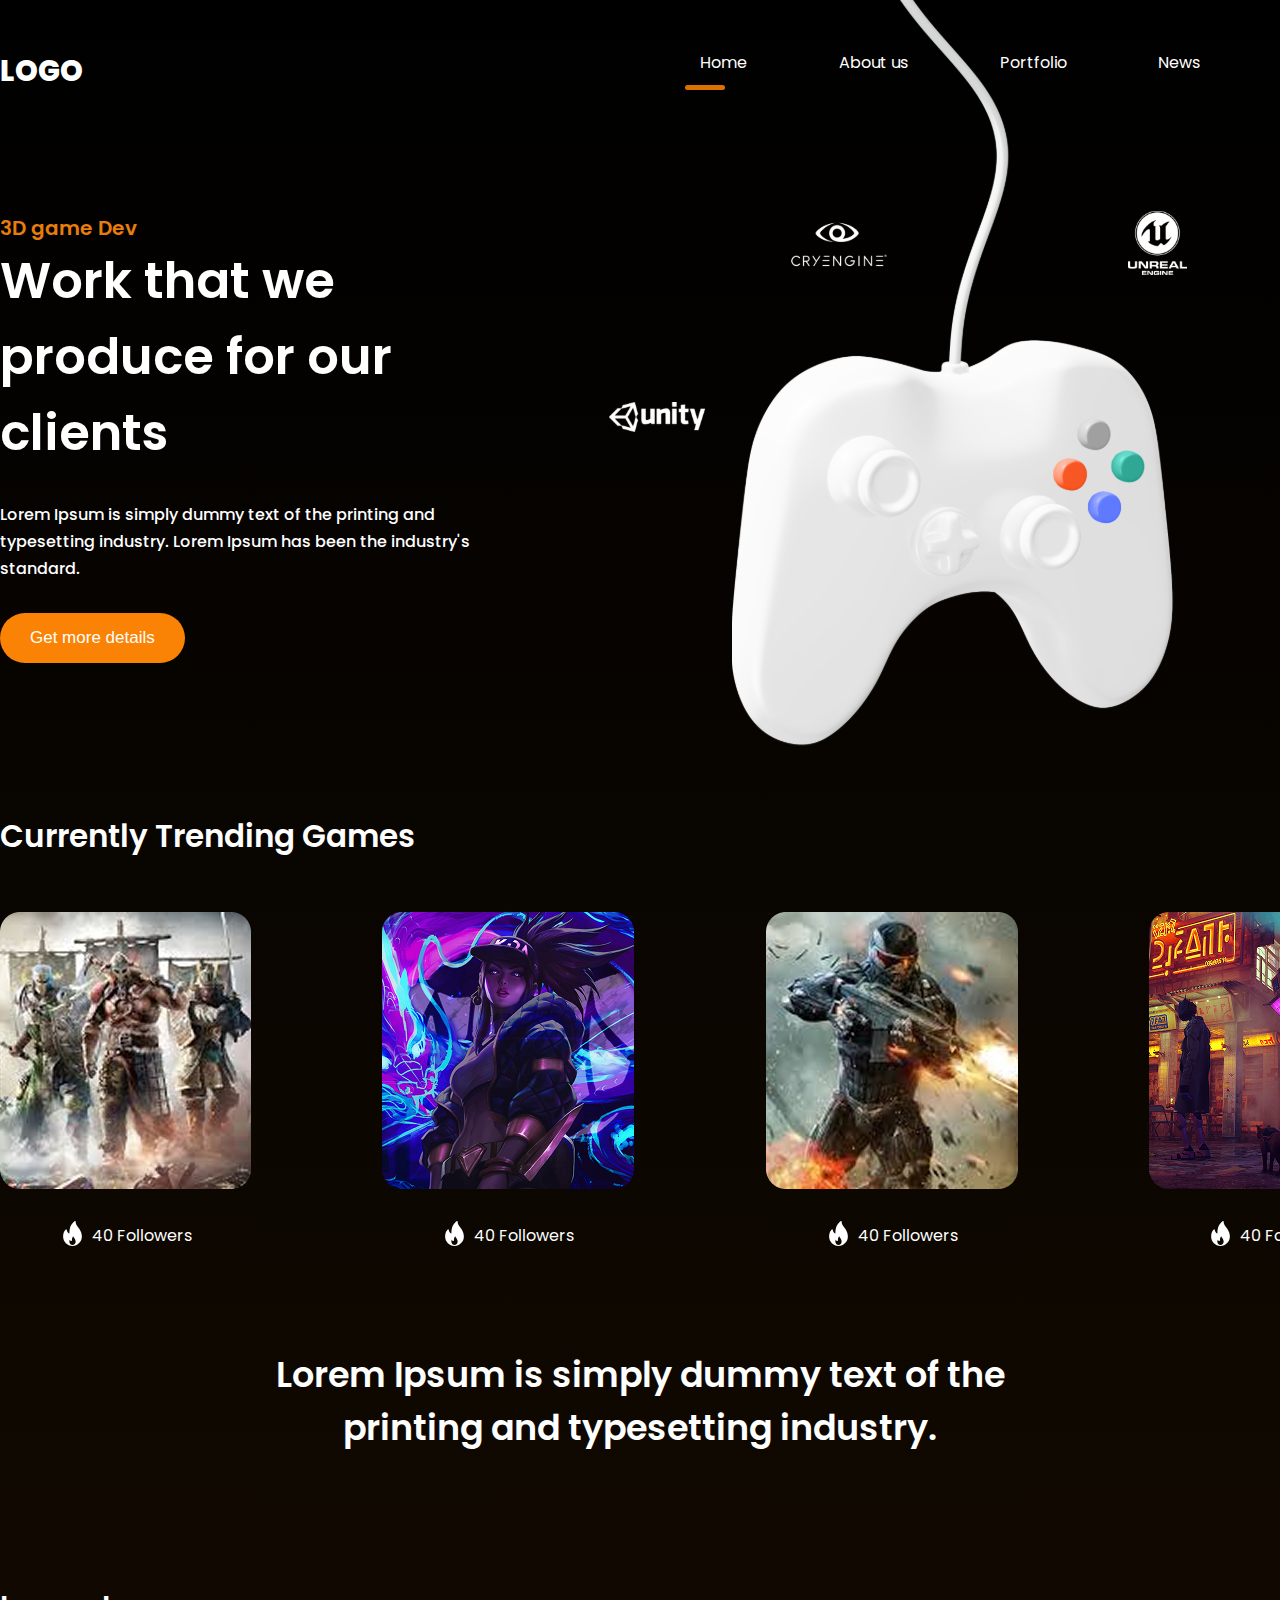
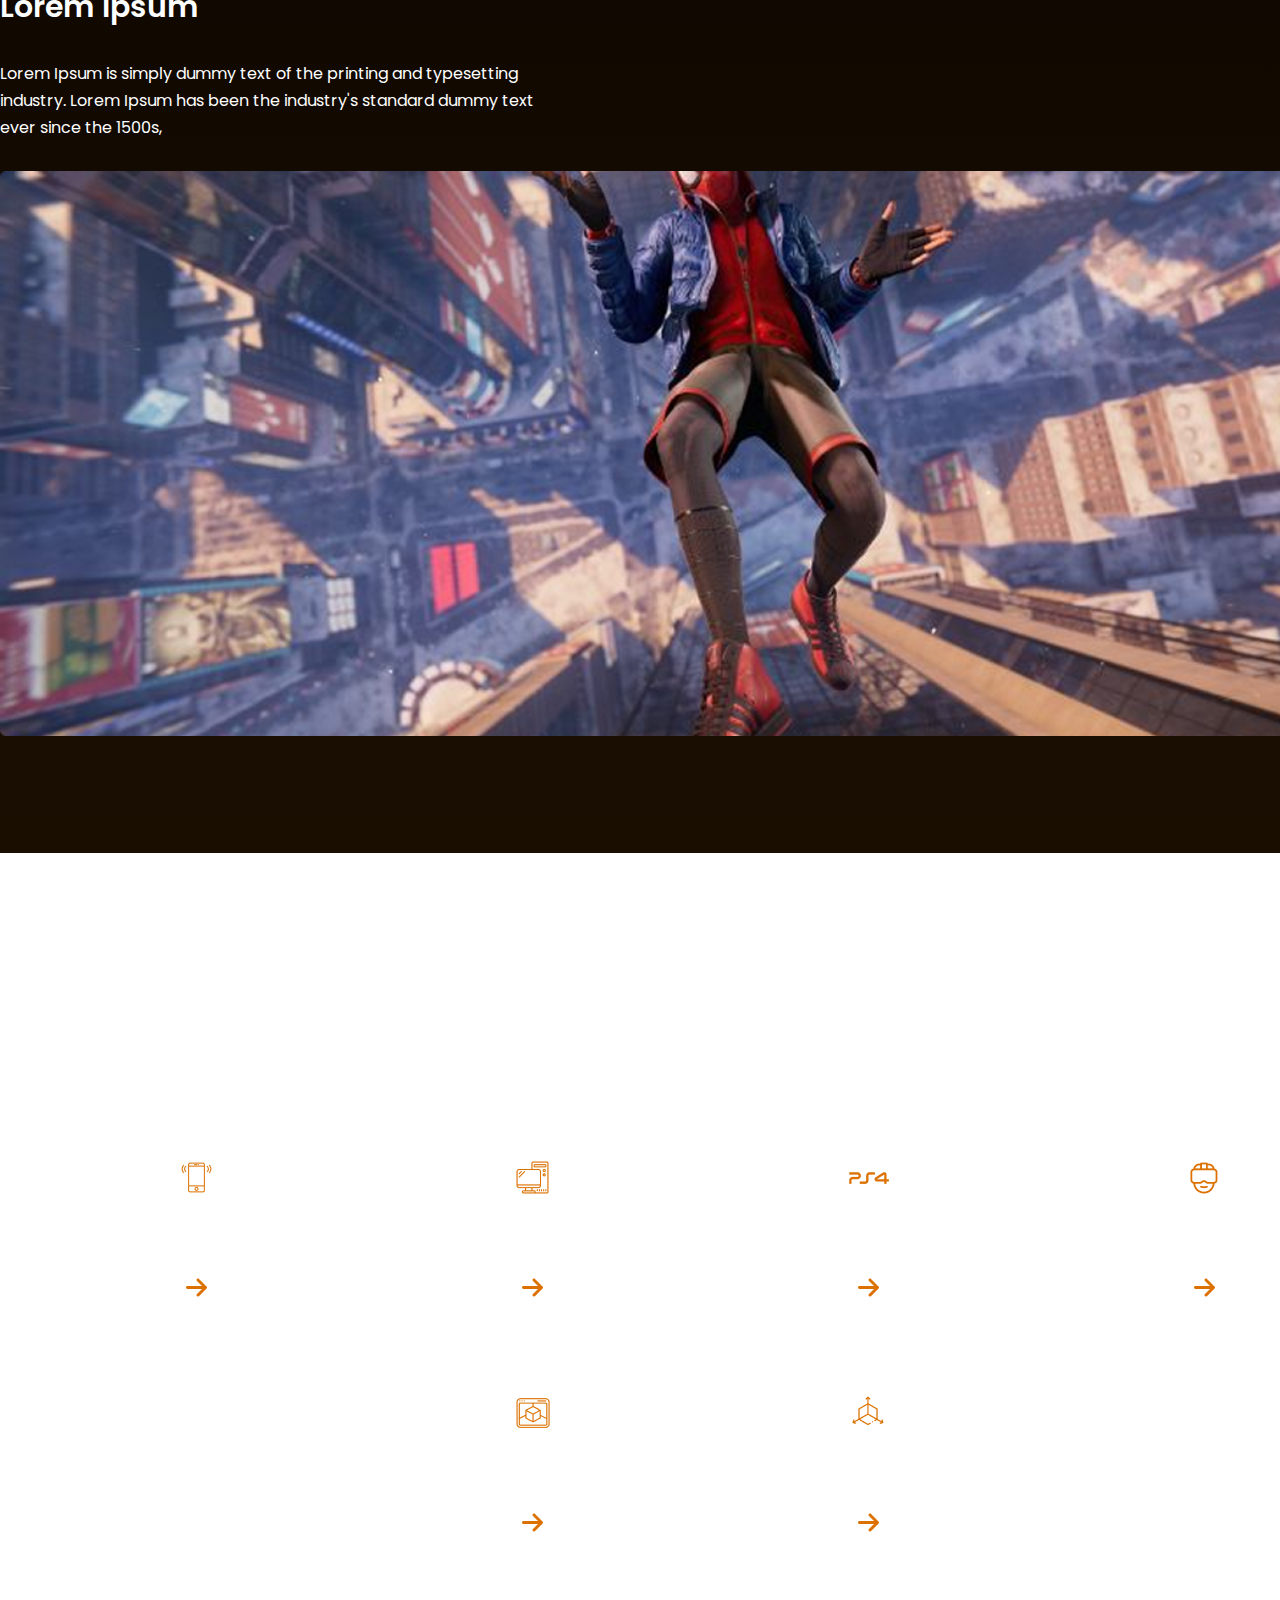
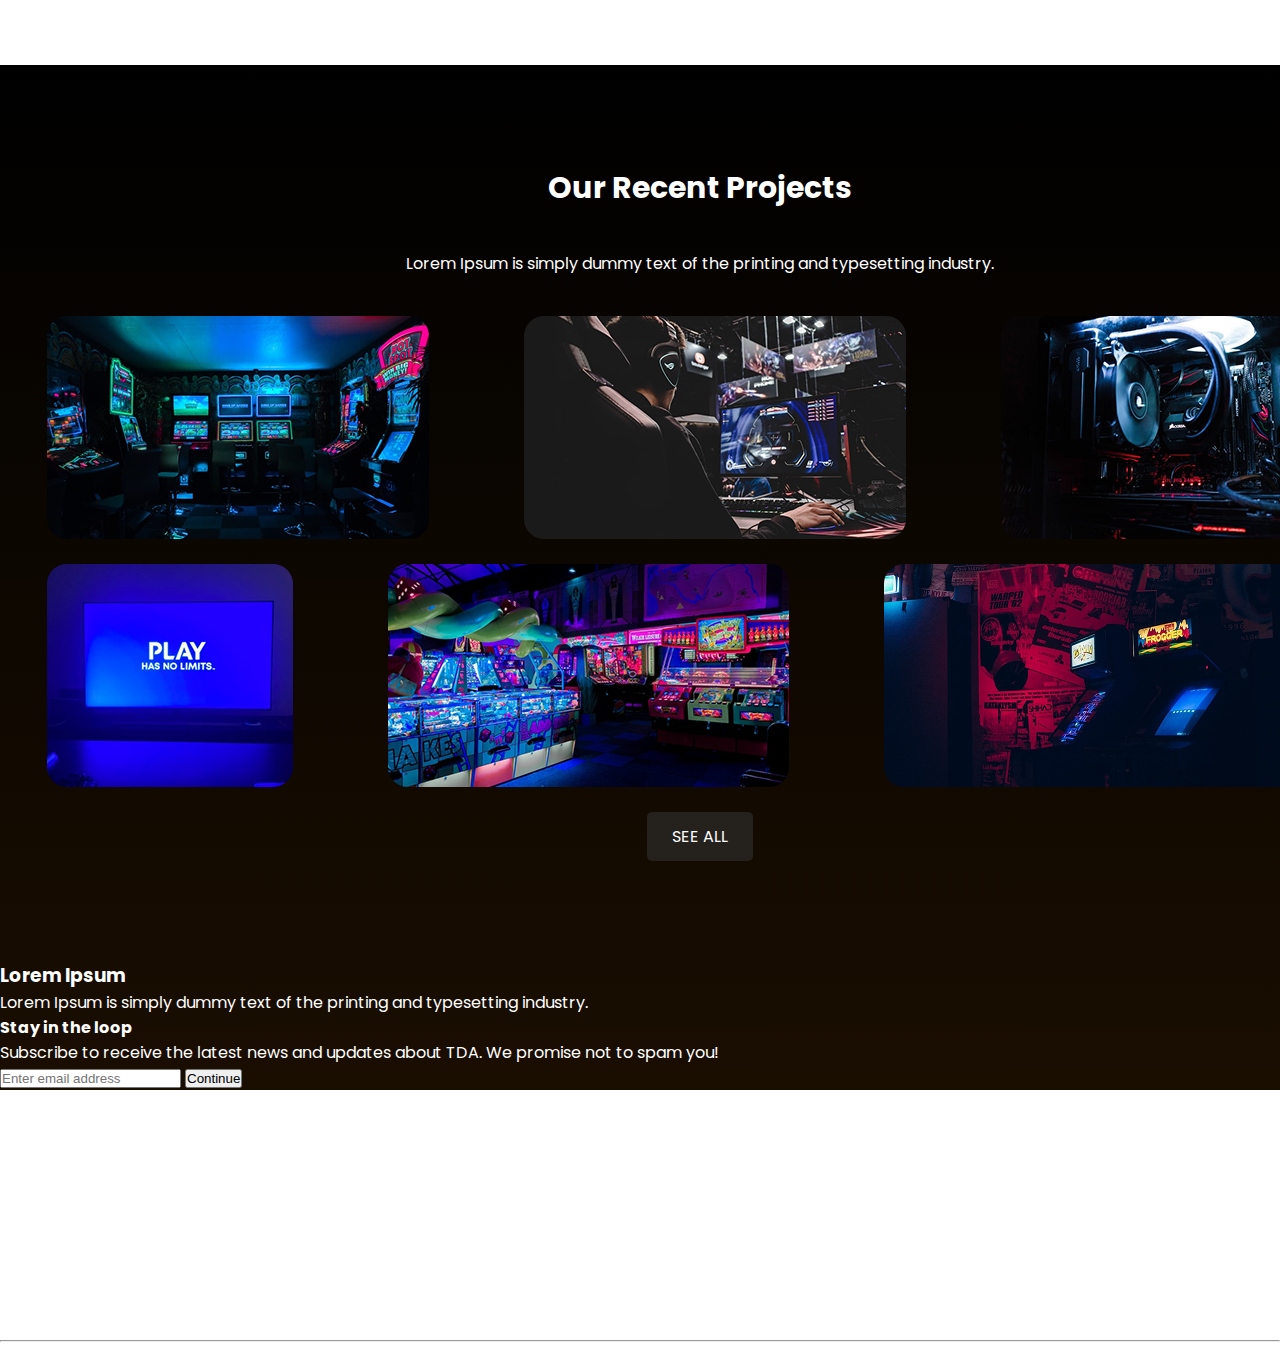
<file: index.html>
<!DOCTYPE html>
<html lang="en">
<head>
    <meta charset="UTF-8">
    <meta http-equiv="X-UA-Compatible" content="IE=edge">
    <meta name="viewport" content="width=device-width, initial-scale=1.0">
    <title>Game Website</title>
    <link rel="stylesheet" href="css/main.css">
</head>
<body>
    <div class="wrapper">
        <header class="container">
            <span class="logo">logo</span>
            <nav>
                <ul>
                    <li class="active"><a href="index.html">Home</a></li>
                    <li><a href="about.html">About us</a></li>
                    <li><a href="#">Portfolio</a></li>
                    <li><a href="#">News</a></li>
                    <li class="btn"><a href="contacts.html">Contacts</a></li>
                </ul>
            </nav>
        </header>

        <div class="hero container">
            <div class="hero--info">
                <h2>3D game Dev</h2>
                <h1>Work that we produce for our clients</h1>
                <p>Lorem Ipsum is simply dummy text of the printing and typesetting industry. Lorem Ipsum has been the industry's standard.</p>
                <button class="btn">Get more details</button>
            </div>
            <img src="img/joystick.svg" alt="">
        </div>

        <div class="container trending">
            <a href="#" class="see-all">SEE ALL</a>
            <h3>Currently Trending Games</h3>
            

            <div class="games">
                <div class="block">
                    <img src="img/game1.png" alt="">
                    <span><img src="img/fire.svg" alt="">40 Followers</span>
                </div>
                <div class="block">
                    <img src="img/game2.png" alt="">
                    <span><img src="img/fire.svg" alt="">40 Followers</span>
                </div>
                <div class="block">
                    <img src="img/game3.png" alt="">
                    <span><img src="img/fire.svg" alt="">40 Followers</span>
                </div>
                <div class="block">
                    <img src="img/game4.png" alt="">
                    <span><img src="img/fire.svg" alt="">40 Followers</span>
                </div>
            </div>
        </div>

        <div class="container big-text">
            <p>Lorem Ipsum is simply dummy text of the printing and typesetting industry.</p>
        </div>

        <div class="container banner">
            <h3>Lorem Ipsum</h3>
            <p>Lorem Ipsum is simply dummy text of the printing and typesetting industry. Lorem Ipsum has been the industry's standard dummy text ever since the 1500s,</p>
            <img src="img/banner.png" alt="">
        </div>
    </div>

    <div class="features">
        <div class="container">
            <h3>Lorem Ipsum is simply dummy text of the printing and typesetting industry.</h3>
            <p>Lorem Ipsum is simply dummy text of the printing and typesetting industry. Lorem Ipsum has been the industry's standard dummy text ever since the 1500s,</p>
            <div class="info">
                <div class="block">
                    <img src="img/feature1.png" alt="">
                    <p>Mobile Game Development</p>
                    <img src="img/arrow.png" alt="">
                </div>
                <div class="block">
                    <img src="img/feature2.png" alt="">
                    <p>PC Game Development</p>
                    <img src="img/arrow.png" alt="">
                </div>
                <div class="block">
                    <img src="img/feature3.png" alt="">
                    <p>PS4 Game Development</p>
                    <img src="img/arrow.png" alt="">
                </div>
                <div class="block">
                    <img src="img/feature4.png" alt="">
                    <p>AR/VR Solutions</p>
                    <img src="img/arrow.png" alt="">
                </div>
                <div class="block">
                    <img src="img/feature5.png" alt="">
                    <p>AR/ VR design</p>
                    <img src="img/arrow.png" alt="">
                </div>
                <div class="block">
                    <img src="img/feature6.png" alt="">
                    <p>3D Modelings</p>
                    <img src="img/arrow.png" alt="">
                </div>
            </div>
        </div>
    </div>

    <div class="wrapper">
        <div class="container projects">
            <h3>Our Recent Projects</h3>
            <p>Lorem Ipsum is simply dummy text of the printing and typesetting industry. </p>
            <div class="images">
                <img src="img/project-image1.png" alt="">
                <img src="img/project-image2.png" alt="">
                <img src="img/project-image3.png" alt="">
            </div>
            <div class="images">
                <img src="img/project-image4.png" alt="">
                <img src="img/project-image5.png" alt="">
                <img src="img/project-image6.png" alt="">
            </div>
            <a href="" class="see-all">SEE ALL</a>
        </div>

        <div class="container email">
            <h3>Lorem Ipsum</h3>
            <p>Lorem Ipsum is simply dummy text of the printing and typesetting industry. </p>
            <div class="block">
                <div>
                    <h4>Stay in the loop</h4>
                    <p>Subscribe to receive the latest news and updates about TDA.
                        We promise not to spam you! </p>
                </div>
                <div>
                    <input type="email" id="emailField" placeholder="Enter email address">
                    <button onclick="checkEmail()">Continue</button>
                </div>
            </div>
        </div>
    </div>

    <footer>
        <div class="blocks container">
            <div>
                <span class="logo">logo</span>
                <p>Lorem Ipsum is simply dummy text of the printing and typesetting industry. </p>
            </div>

            <div>
                <h4>About us</h4>
                <ul>
                    <li>Zeux</li>
                    <li>Portfolio</li>
                    <li>Careers</li>
                    <li>Contact us</li>
                </ul>
            </div>

            <div>
                <h4>Contact us</h4>
                <p>Lorem Ipsum is simply dummy text of the printing and typesetting industry. </p>
                <p>+908 89097 890</p>
            </div>
        </div>
        <hr>
        <p>Copyright ® 2021 Lorem All rights Rcerved</p>
    </footer>

    <script>
        function checkEmail() {
            let email = document.querySelector('#emailField').value;
            if(!email.includes('@')) alert('Нет символа @');
            else if(!email.includes('.')) alert('Нет символа .');
            else alert('Все отлично');
        }
    </script>
</body>
</html>
</file>
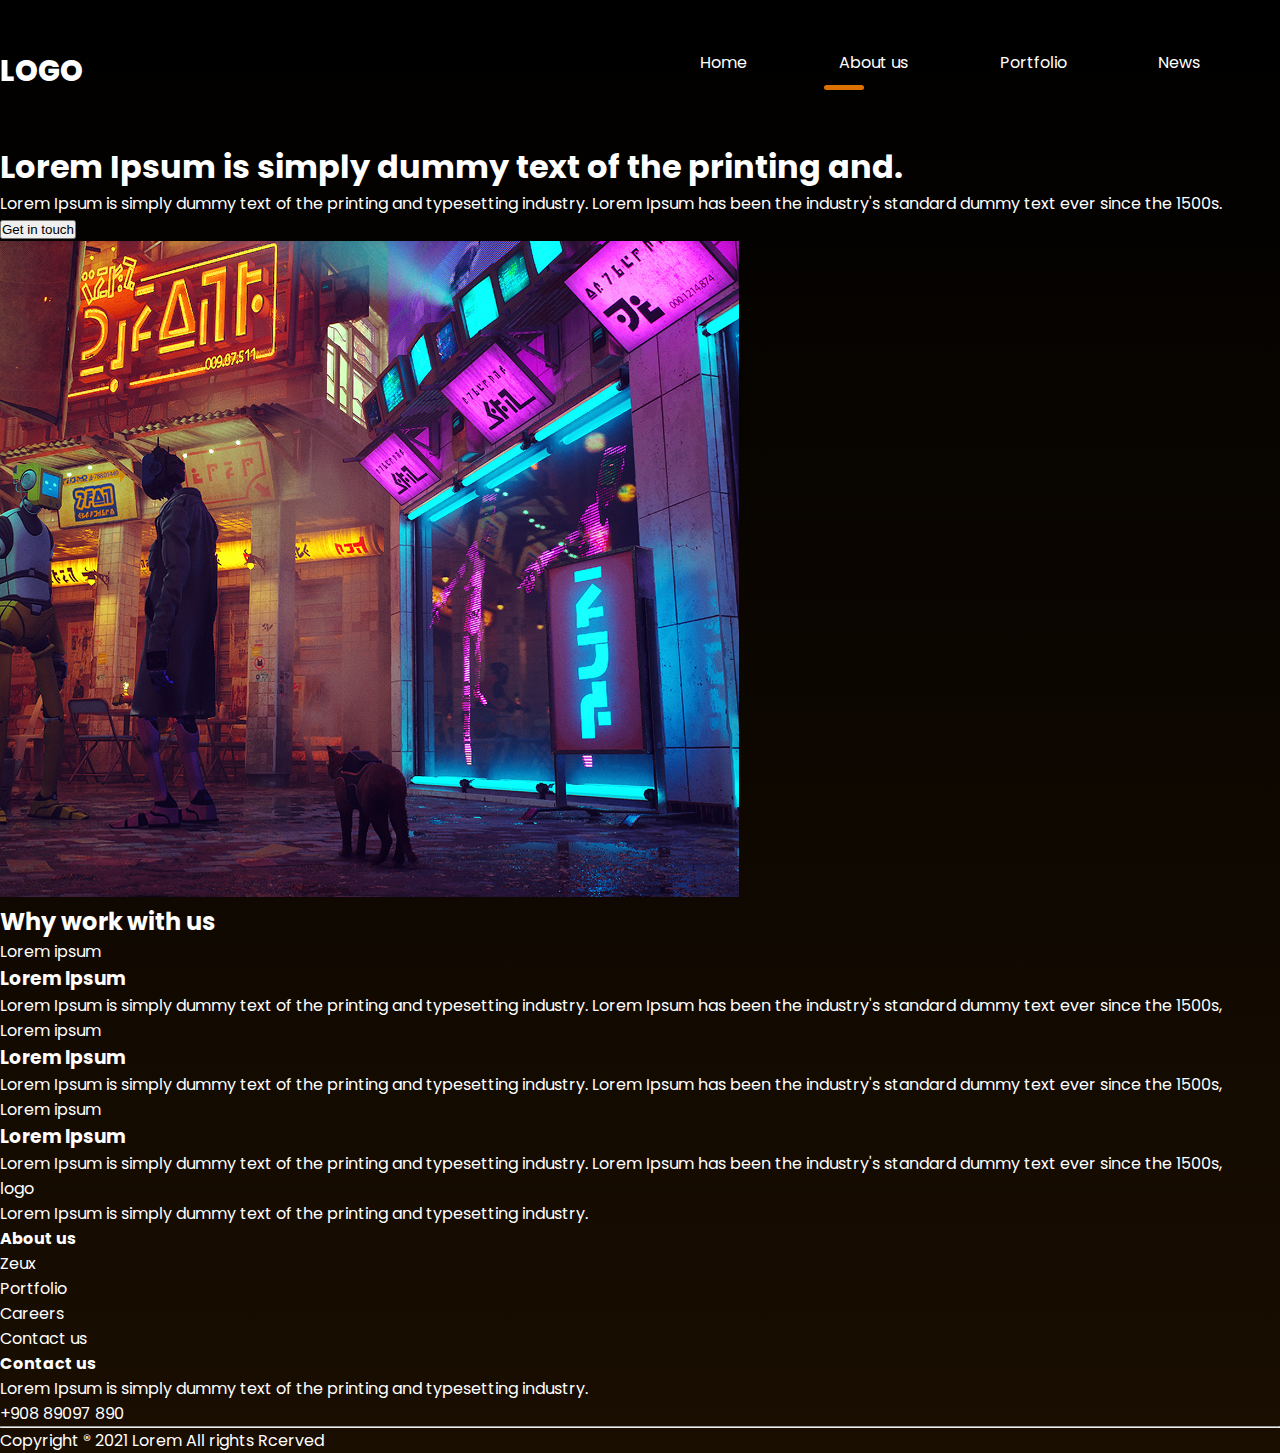
<file: about.html>
<!DOCTYPE html>
<html lang="en">
<head>
    <meta charset="UTF-8">
    <meta http-equiv="X-UA-Compatible" content="IE=edge">
    <meta name="viewport" content="width=device-width, initial-scale=1.0">
    <title>Game Website</title>
    <link rel="stylesheet" href="css/main.css">
</head>
<body>
    <div class="wrapper">
        <header class="container">
            <span class="logo">logo</span>
            <nav>
                <ul>
                    <li><a href="index.html">Home</a></li>
                    <li class="active"><a href="about.html">About us</a></li>
                    <li><a href="#">Portfolio</a></li>
                    <li><a href="#">News</a></li>
                    <li class="btn"><a href="contacts.html">Contacts</a></li>
                </ul>
            </nav>
        </header>

        <div class="hero-about container">
            <div class="info">
                <h1>Lorem Ipsum is simply dummy text of the printing and.</h1>
                <p>Lorem Ipsum is simply dummy text of the printing and typesetting industry. Lorem Ipsum has been the industry's standard dummy text ever since the 1500s.</p>
                <button class="btn">Get in touch</button>
            </div>
            <img src="img/about-banner.png" alt="">
        </div>

        <div class="container work">
            <h2>Why work with us</h2>
            <div class="blocks">
                <div class="block">
                    <span class="badge purple">Lorem ipsum</span>
                    <h3>Lorem Ipsum</h3>
                    <p>Lorem Ipsum is simply dummy text of the printing and typesetting industry. Lorem Ipsum has been the industry's standard dummy text ever since the 1500s,</p>
                </div>
                <div class="block">
                    <span class="badge brown">Lorem ipsum</span>
                    <h3>Lorem Ipsum</h3>
                    <p>Lorem Ipsum is simply dummy text of the printing and typesetting industry. Lorem Ipsum has been the industry's standard dummy text ever since the 1500s,</p>
                </div>
                <div class="block">
                    <span class="badge green">Lorem ipsum</span>
                    <h3>Lorem Ipsum</h3>
                    <p>Lorem Ipsum is simply dummy text of the printing and typesetting industry. Lorem Ipsum has been the industry's standard dummy text ever since the 1500s,</p>
                </div>
            </div>
        </div>

    <footer>
        <div class="blocks container">
            <div>
                <span class="logo">logo</span>
                <p>Lorem Ipsum is simply dummy text of the printing and typesetting industry. </p>
            </div>

            <div>
                <h4>About us</h4>
                <ul>
                    <li>Zeux</li>
                    <li>Portfolio</li>
                    <li>Careers</li>
                    <li>Contact us</li>
                </ul>
            </div>

            <div>
                <h4>Contact us</h4>
                <p>Lorem Ipsum is simply dummy text of the printing and typesetting industry. </p>
                <p>+908 89097 890</p>
            </div>
        </div>
        <hr>
        <p>Copyright ® 2021 Lorem All rights Rcerved</p>
    </footer>
</body>
</html>
</file>
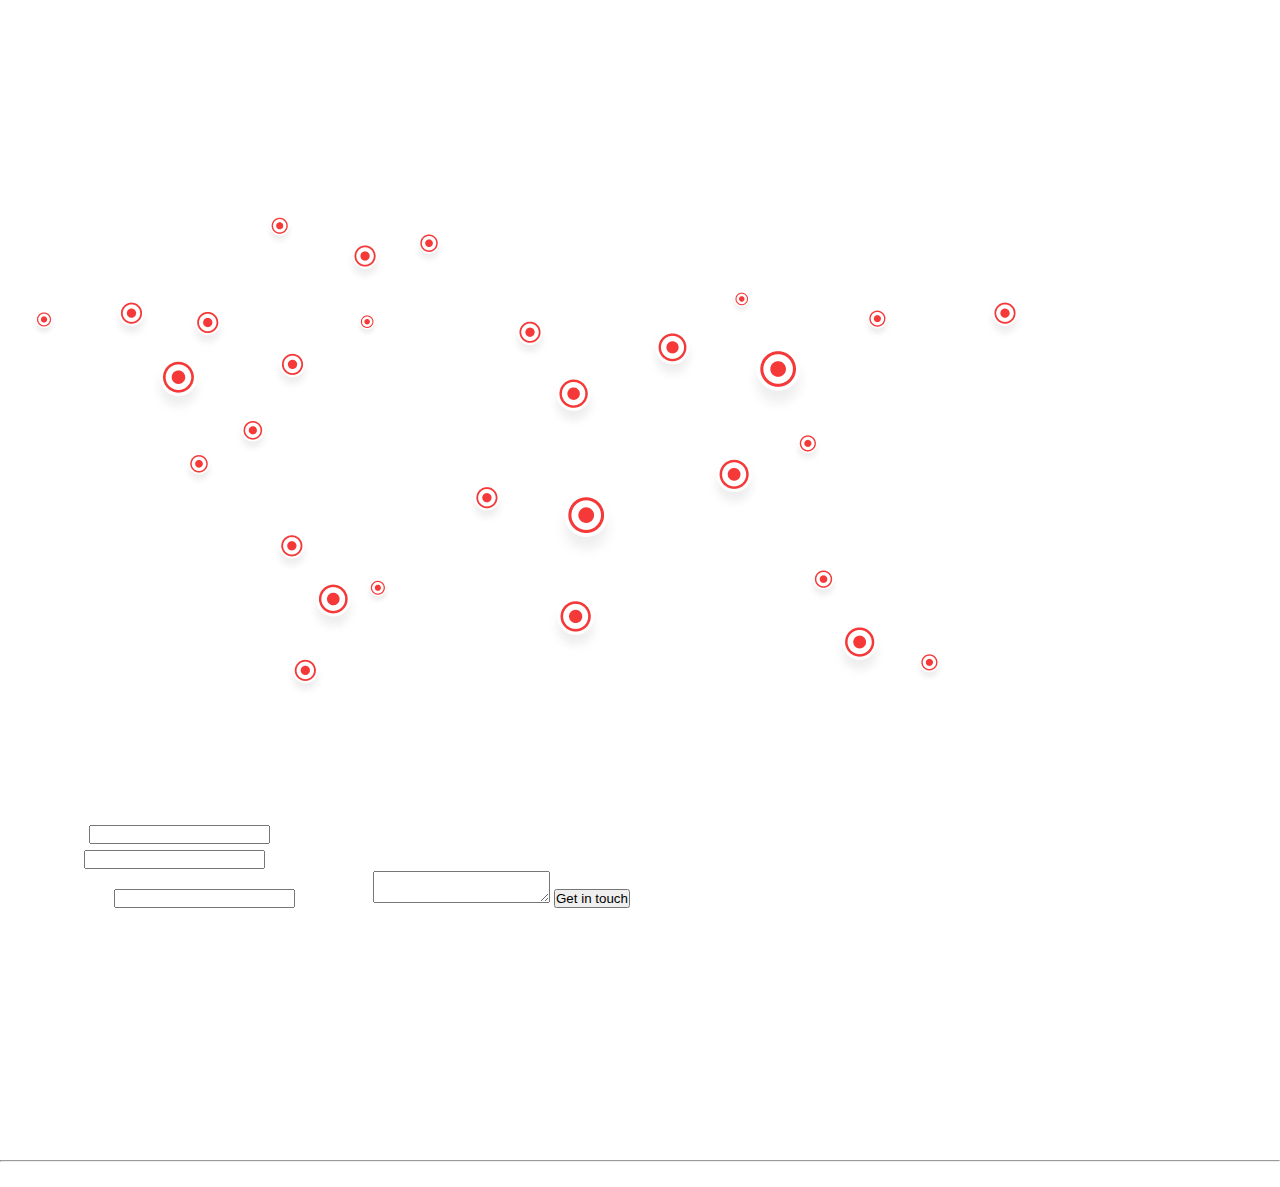
<file: contacts.html>
<!DOCTYPE html>
<html lang="en">
<head>
    <meta charset="UTF-8">
    <meta http-equiv="X-UA-Compatible" content="IE=edge">
    <meta name="viewport" content="width=device-width, initial-scale=1.0">
    <title>Game Website</title>
    <link rel="stylesheet" href="css/main.css">
</head>
<body>
    <header class="container">
            <span class="logo">logo</span>
            <nav>
                <ul>
                    <li><a href="index.html">Home</a></li>
                    <li><a href="about.html">About us</a></li>
                    <li><a href="#">Portfolio</a></li>
                    <li><a href="#">News</a></li>
                    <li class="btn"><a href="contacts.html">Contacts</a></li>
                </ul>
            </nav>
    </header>

    <div class="container hero-contacts">
        <h1>Lorem Ipsum is simply dummy text of the printing and.</h1>
        <p>Lorem Ipsum is simply dummy text of the printing and typesetting industry.</p>
        <img src="img/Map.png" alt="">
    </div>

    <div class="feedback">
        <div class="container">
            <h2>Say hello</h2>
            <p>Lorem Ipsum is simply dummy text of the printing .</p>

            <form>
                <div class="inline">
                    <div>
                        <label>First Name</label>
                        <input type="text">
                    </div>
                    <div>
                        <label>last Name</label>
                        <input type="text">
                    </div>
                </div>
                <label>Email Address</label>
                <input type="email" class="one-line">

                <label>Message</label>
                <textarea class="one-line"></textarea>

                <button type="button">Get in touch</button>
            </form>
        </div>
    </div>

    <footer>
        <div class="blocks container">
            <div>
                <span class="logo">logo</span>
                <p>Lorem Ipsum is simply dummy text of the printing and typesetting industry. </p>
            </div>

            <div>
                <h4>About us</h4>
                <ul>
                    <li>Zeux</li>
                    <li>Portfolio</li>
                    <li>Careers</li>
                    <li>Contact us</li>
                </ul>
            </div>

            <div>
                <h4>Contact us</h4>
                <p>Lorem Ipsum is simply dummy text of the printing and typesetting industry. </p>
                <p>+908 89097 890</p>
            </div>
        </div>
        <hr>
        <p>Copyright ® 2021 Lorem All rights Rcerved</p>
    </footer>
</body>
</html>
</file>
<file: css/main.css>
@import url('https://fonts.googleapis.com/css2?family=Poppins:wght@400;500;700;800&display=swap');

* {
    margin: 0;
    padding: 0;
}

body {
    font-family: "Poppins", sans-serif;
    font-weight: 400;
    color: #fff;
    font-size: 16px;
}

a {
    text-decoration: none;
}

img {
    max-width: 100%;
}

.wrapper {
    background: linear-gradient(180deg, rgba(0,0,0,1) 0%, rgba(26,14,1,1) 100%);
    width: 100%;
}

.container {
    width: 1400px;
    margin: 0 auto;
}

header {
    padding: 50px 0;
}
header .logo {
    text-transform: uppercase;
    font-size: 29px;
    font-weight: 800;
}

header nav {
    float: right;
    width: 50%;
}

header nav ul {
    list-style: none;
    display: flex;
    justify-content: space-between;
    z-index: 2;
    position: relative;
}

header nav ul li {
    display: inline-block;
}

header nav ul li a {
    color: #fff;
}

header nav ul li.active::after {
    content: '';
    display: block;
    width: 40px;
    height: 5px;
    background: #DC7000;
    border-radius: 10px;
    position: relative;
    top: 10px;
    left: -15px;
}

header nav ul li:not(.active):not(.btn) a:hover {
    border-bottom: 5px solid #DC7000;
}

header nav ul li.btn a {
    background: #FA9021;
    padding: 9px 17px;
    border-radius: 5px;
    transition: all 500ms ease;
}

header nav ul li.btn a:hover {
    background: #a02604;
}

.hero {
    padding-bottom: 100px;
    position: relative;
    z-index: 1;
}

.hero--info {
    width: 530px;
    padding-top: 70px;
}

.hero--info h2 {
    color: #E87D0E;
    font-size: 20px;
    font-weight: 600;
}

.hero--info h1 {
    font-size: 50px;
    font-weight: 600;
}

.hero--info p {
    font-weight: 500;
    line-height: 170%;
    margin: 30px 0;
}

.hero--info .btn {
    background: #FA8305;
    color: #fff;
    border-radius: 50px;
    padding: 15px 30px;
    border: 0;
    transition: all 500ms ease;
    font-size: 17px;
}

.hero--info .btn:hover {
    cursor: pointer;
    transform: scale(1.1);
}

.hero img {
    position: absolute;
    top: -150px;
    right: 0;
}

/* Секция с играми */
.trending {
    padding-top: 50px;
}

.trending h3 {
    font-weight: 600;
    font-size: 31px;
}

.trending .see-all, .projects .see-all {
    color: #fff;
    background: #25211D;
    border-radius: 5px;
    padding: 12px 23px;
    float: right;
    display: block;
    transition: all 500ms ease;
}

.trending .see-all:hover, .projects .see-all:hover {
    transform: scale(1.1);
}

.trending .games {
    display: flex;
    justify-content: space-between;
    width: 100%;
    padding: 50px 0;
}

.trending .games span {
    display: block;
    text-align: center;
    margin-top: 20px;
}

.trending .games span img {
    position: relative;
    top: 5px;
    margin-right: 7px;
}

.big-text {
    padding: 50px 0;
    font-size: 35px;
    font-weight: 600;
    text-align: center;
    width: 800px;
}

.banner {
    padding: 80px 0;
}

.banner h3 {
    font-size: 30px;
    font-weight: 600;
    margin-bottom: 30px;
}

.banner p {
    line-height: 170%;
    margin-bottom: 30px;
    width: 550px;
}

.banner img {
    width: 100%;
    margin-bottom: 30px;
}

/* Секция с изображением */

.features {
    background: url('/img/BG.png') no-repeat center center fixed;
    background-size: cover;
    padding: 80px 0;
}

.features h3,
.features p {
    margin-bottom: 20px;
    text-align: center;
    max-width: 800px;
    margin-left: auto;
    margin-right: auto;
}

.features h3 {
    font-size: 30px;
}

.features .info {
    display: flex;
    justify-content: center;
    flex-wrap: wrap;
}

.features .info .block {
    text-align: center;
    width: 20%;
    margin: 30px 2%;
}

.features .info .block img {
    margin-bottom: 15px;
}

.projects {
    padding: 100px 0;
}

.projects h3 {
    font-size: 30px;
    text-align: center;
}

.projects p {
    margin: 40px 0;
    text-align: center;
}

.projects .images {
    display: flex;
    justify-content: space-around;
    margin-bottom: 25px;
}

.projects .see-all {
    float: none;
    width: 60px;
    text-align: center;
    margin: 0 auto;
}
</file>
